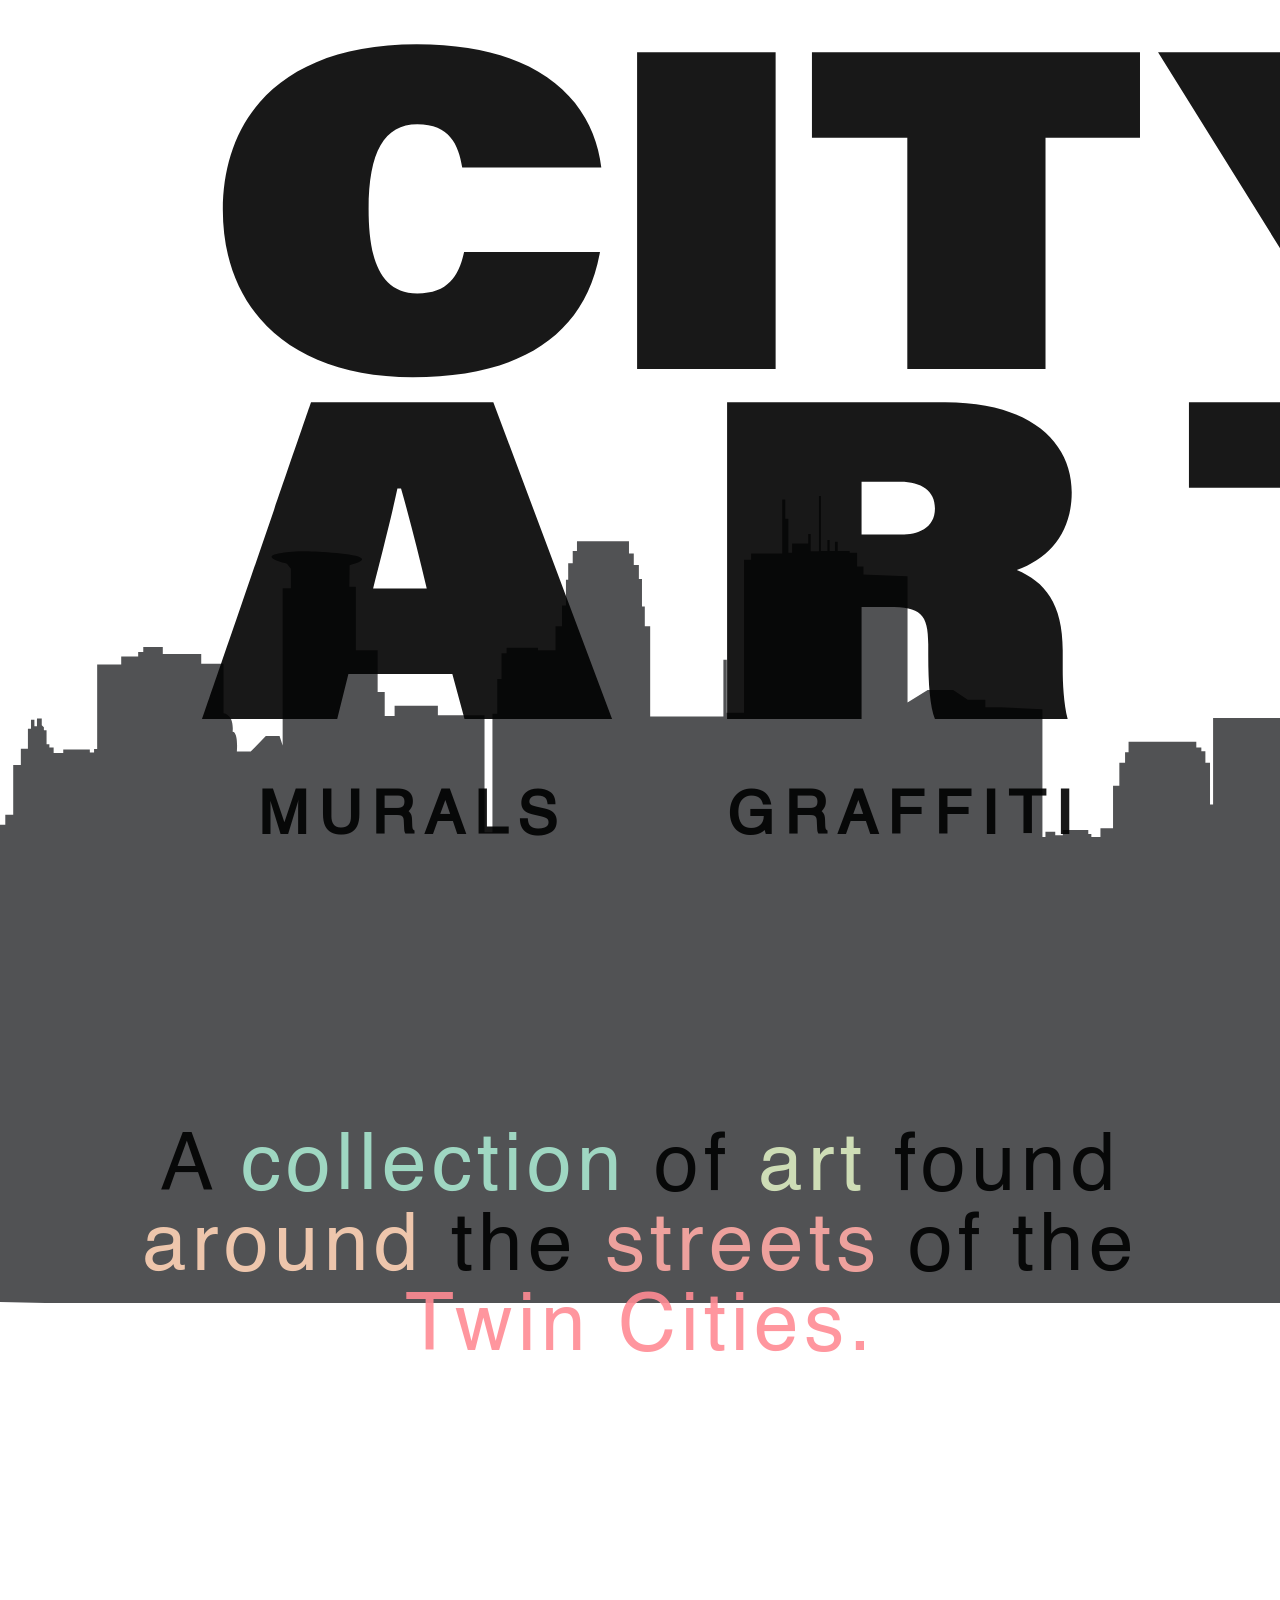
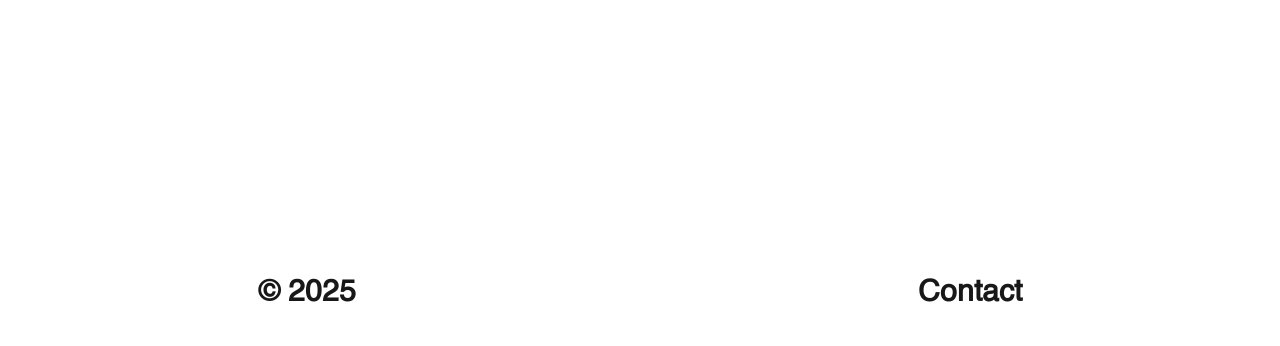
<file: index.html>
<html>
<head>
    <link rel="stylesheet" href="stylepage.css">
    <title>City Art Homepage</title>
</head>
<body class="bodyimage">
    <div>
        <h1 class="homepagetitle"><span class="cword">C</span><span class="iword">I</span><span class="tword">T</span><span class="yword">Y</span> <div class="artword2"><span class="aword">A</span><span class="rword">R</span><span class="tword2">T</span></div></h1>
        <h2 class="homepagelinks"> 
            <a class="muralslink" href="Murals.html">MURALS</a>
            <a class="graffitilink" href="Graffiti.html">GRAFFITI</a>
        </h2>
        <p class="homepagetype">
            A <span class="collectionword">collection</span> of <span class="artword">art</span> found <span class="aroundword">around</span> the <span class="streetsword">streets</span> of the <span class="twincitiesword">Twin Cities.</span>
        </p>
    </div>
    <footer>
        <p>© 2025</p><a class="footerlink" href="mailto:coll1444@d.umn.edu">Contact</a>
    </footer>
</body>





</html>
</file>
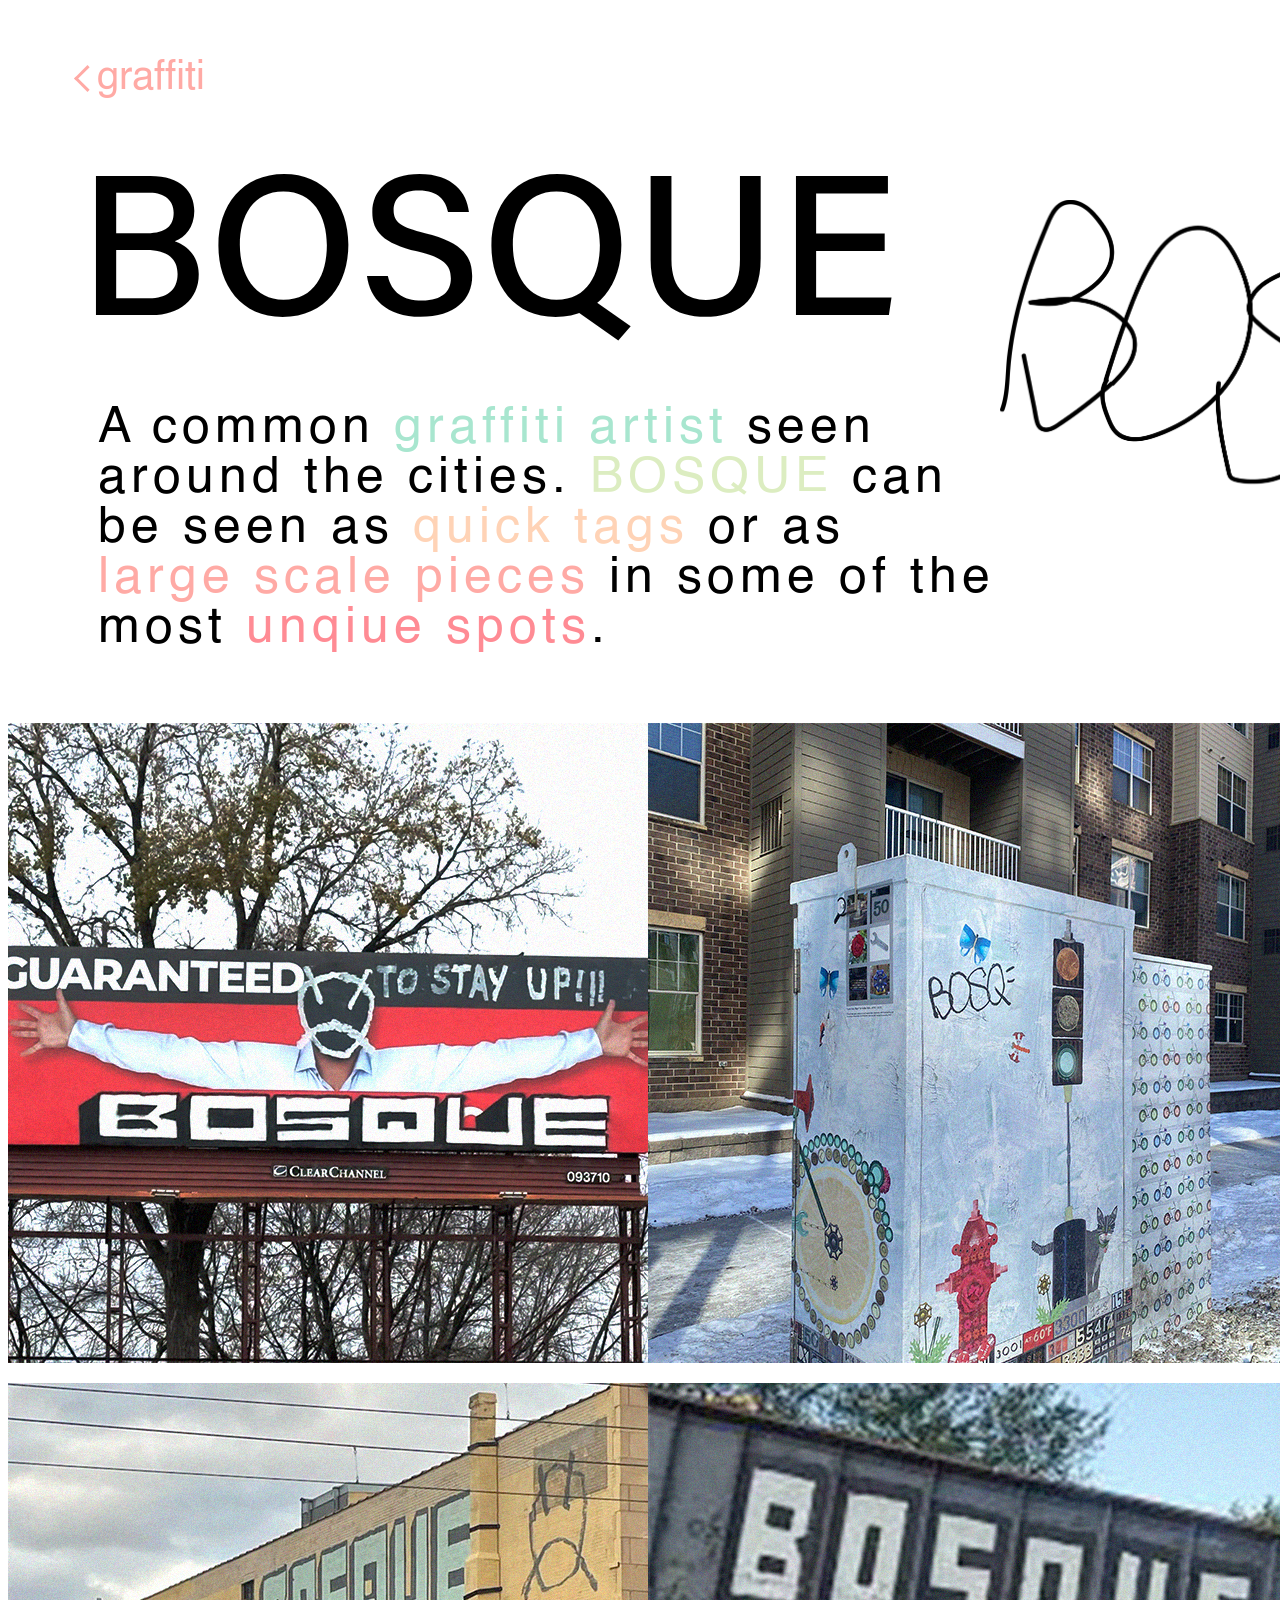
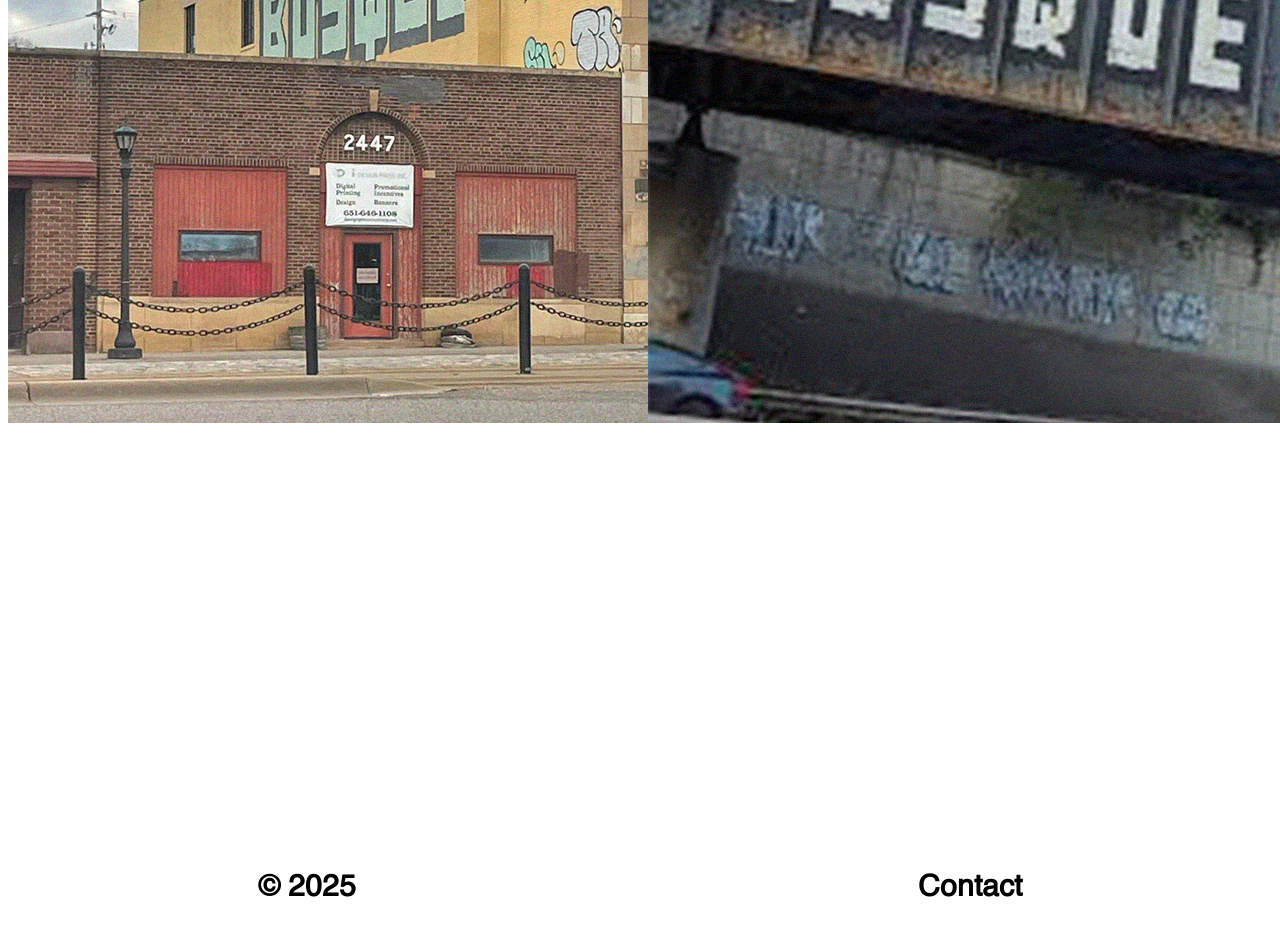
<file: Bosque.html>
<html>
<head>
    <title>Bosque</title>
    <link rel="stylesheet" href="stylepage.css">
</head>
<body>
    <section>
    <div>
        <a class="home" href="Graffiti.html"><i class="arrow"></i>graffiti</a>
    </div>
    <div>
        <h1 class="bosquetitle"><span class="Bletter3">B</span><span class="Oletter3">O</span><span class="Sletter3">S</span><span class="Qletter3">Q</span><span class="Uletter3">U</span><span class="Eletter3">E</span></h1>
        <img class="bosquetag" src="GRAFFITI ASSETS/BOSQUETAG.png">
    </div>
    <div>
        <p class="bosquetext">A common <span class="graffitiartist">graffiti artist</span> seen around the cities. <span class="BOSQUEword">BOSQUE</span> can be seen as <span class="quicktagsword">quick tags</span> or as <span class="largescaleword">large scale pieces</span> in some of the most <span class="uniqueword">unqiue spots</span>.</p>
    </div>
    </section>
    <section>
        <div class="bosqueimages">
            <div class="bosqueimage1">
                <img src="GRAFFITI ASSETS/BOSQUEArtboard 2.jpg" alt="bosque billboard">
            </div>
            <div class="bosqueimage1">
                <img src="GRAFFITI ASSETS/BOSQUEArtboard 3.jpg">
            </div>
        </div>
        <div class="bosqueimages2">
            <div class="bosqueimage1">
                <img src="GRAFFITI ASSETS/BOSQUEArtboard 4.jpg" alt="bosque billboard">
            </div>
            <div class="bosqueimage1">
                <img src="GRAFFITI ASSETS/BOSQUEArtboard 5.jpg">
            </div>
        </div>
    </section>
</body>



<footer>
    <p>© 2025</p><a class="footerlink" href="mailto:coll1444@d.umn.edu">Contact</a>
</footer>

</html>
</file>
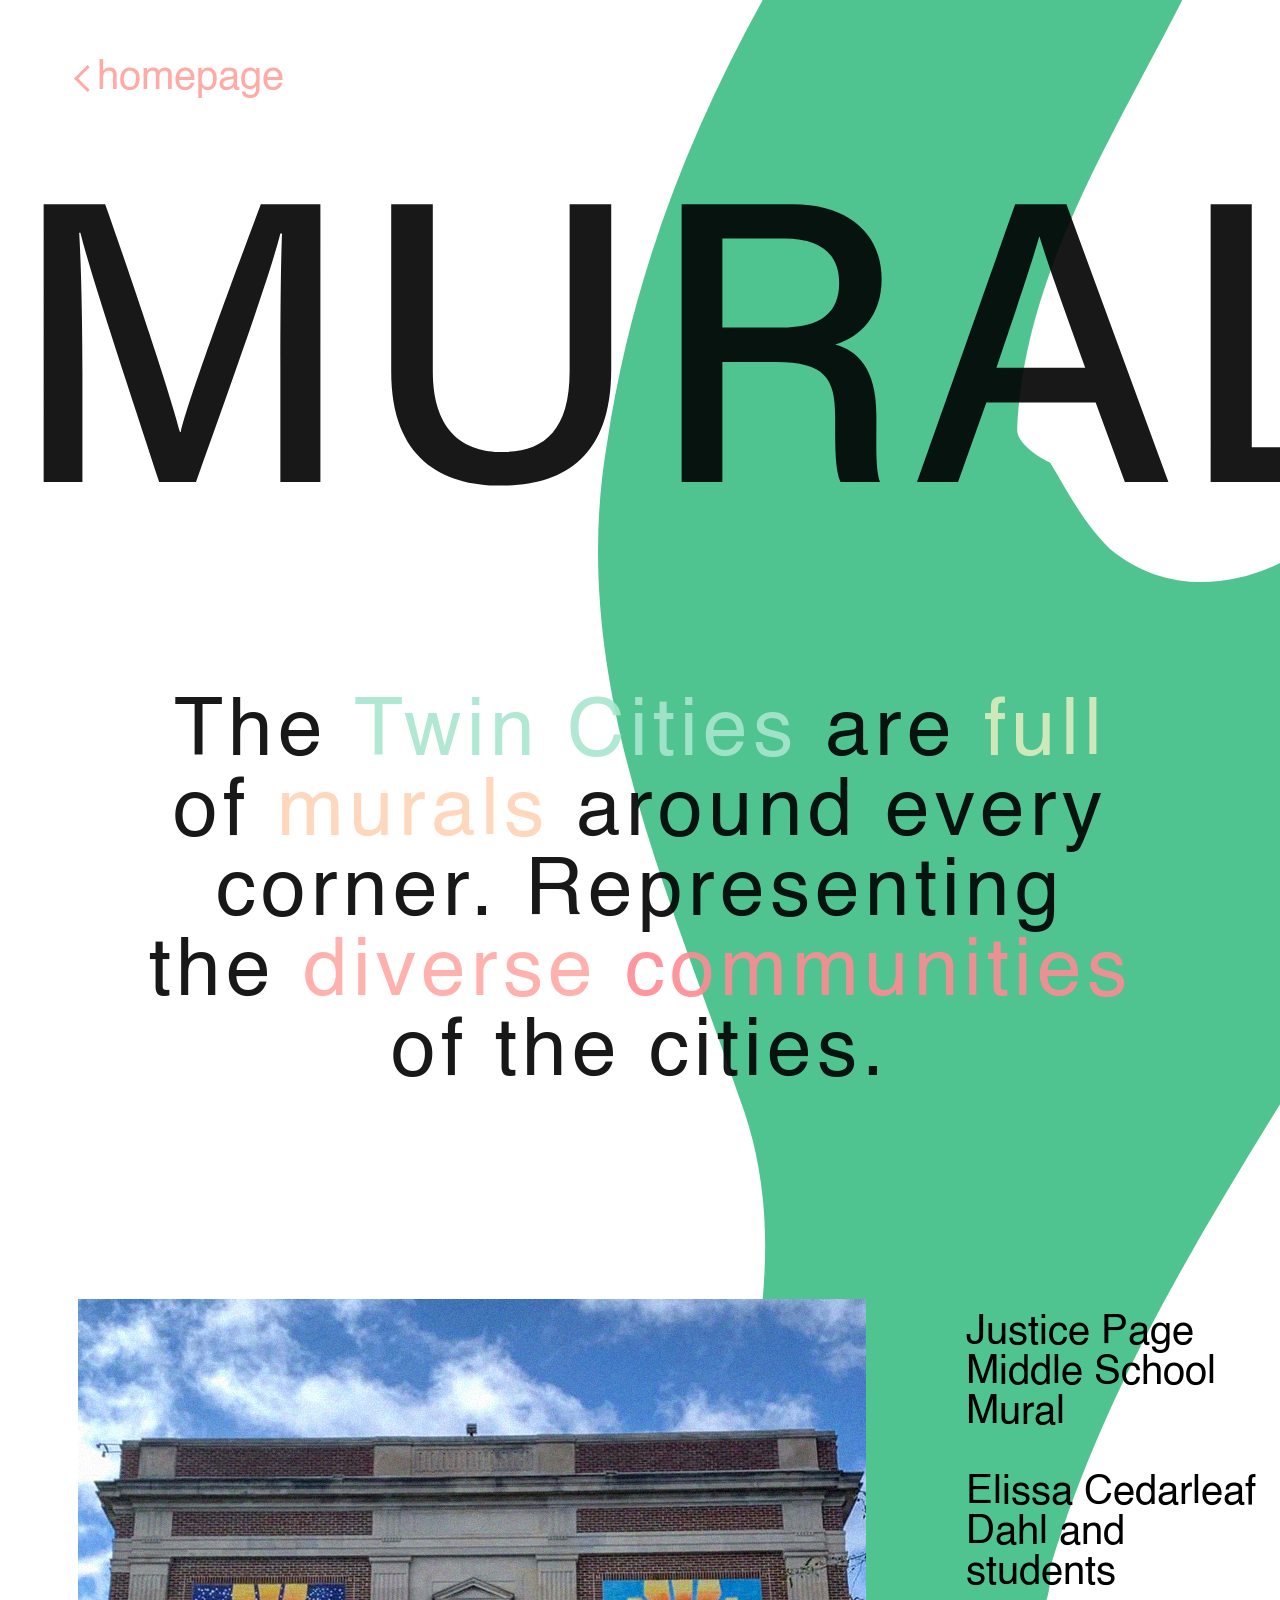
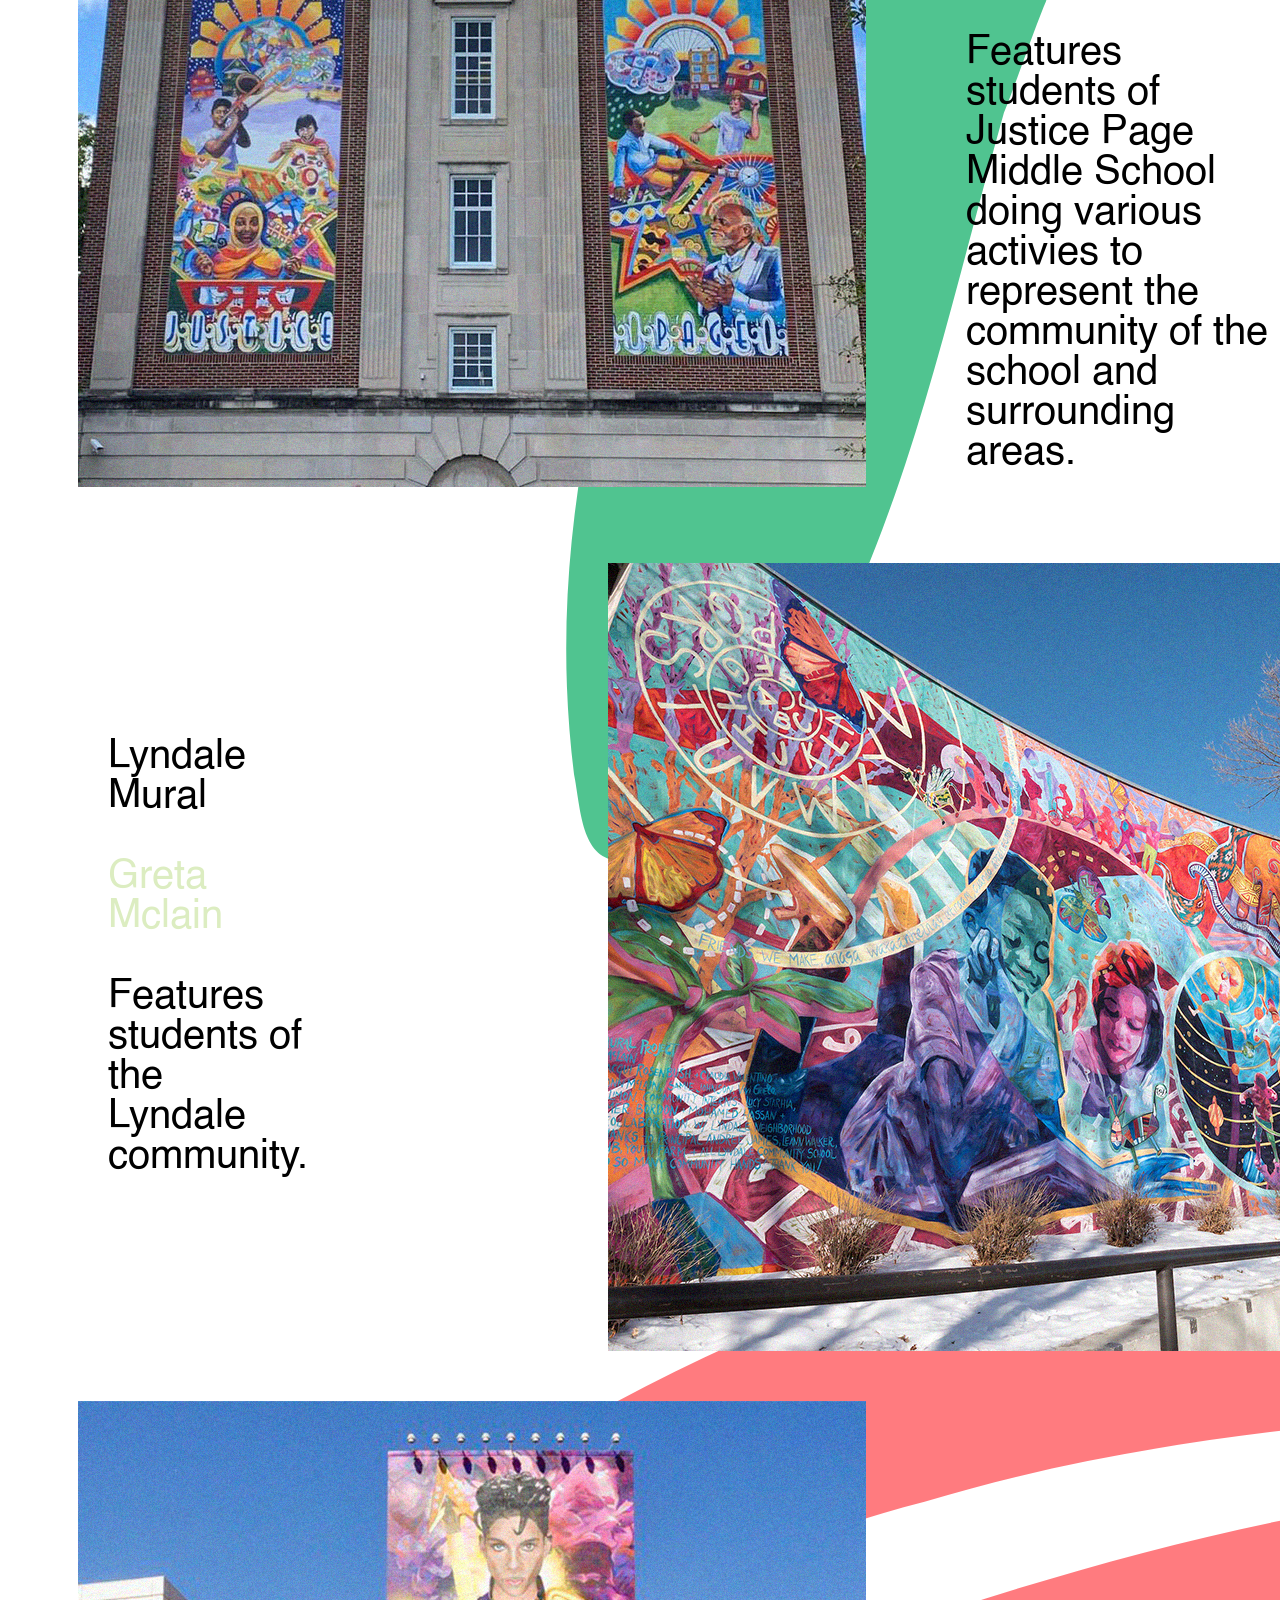
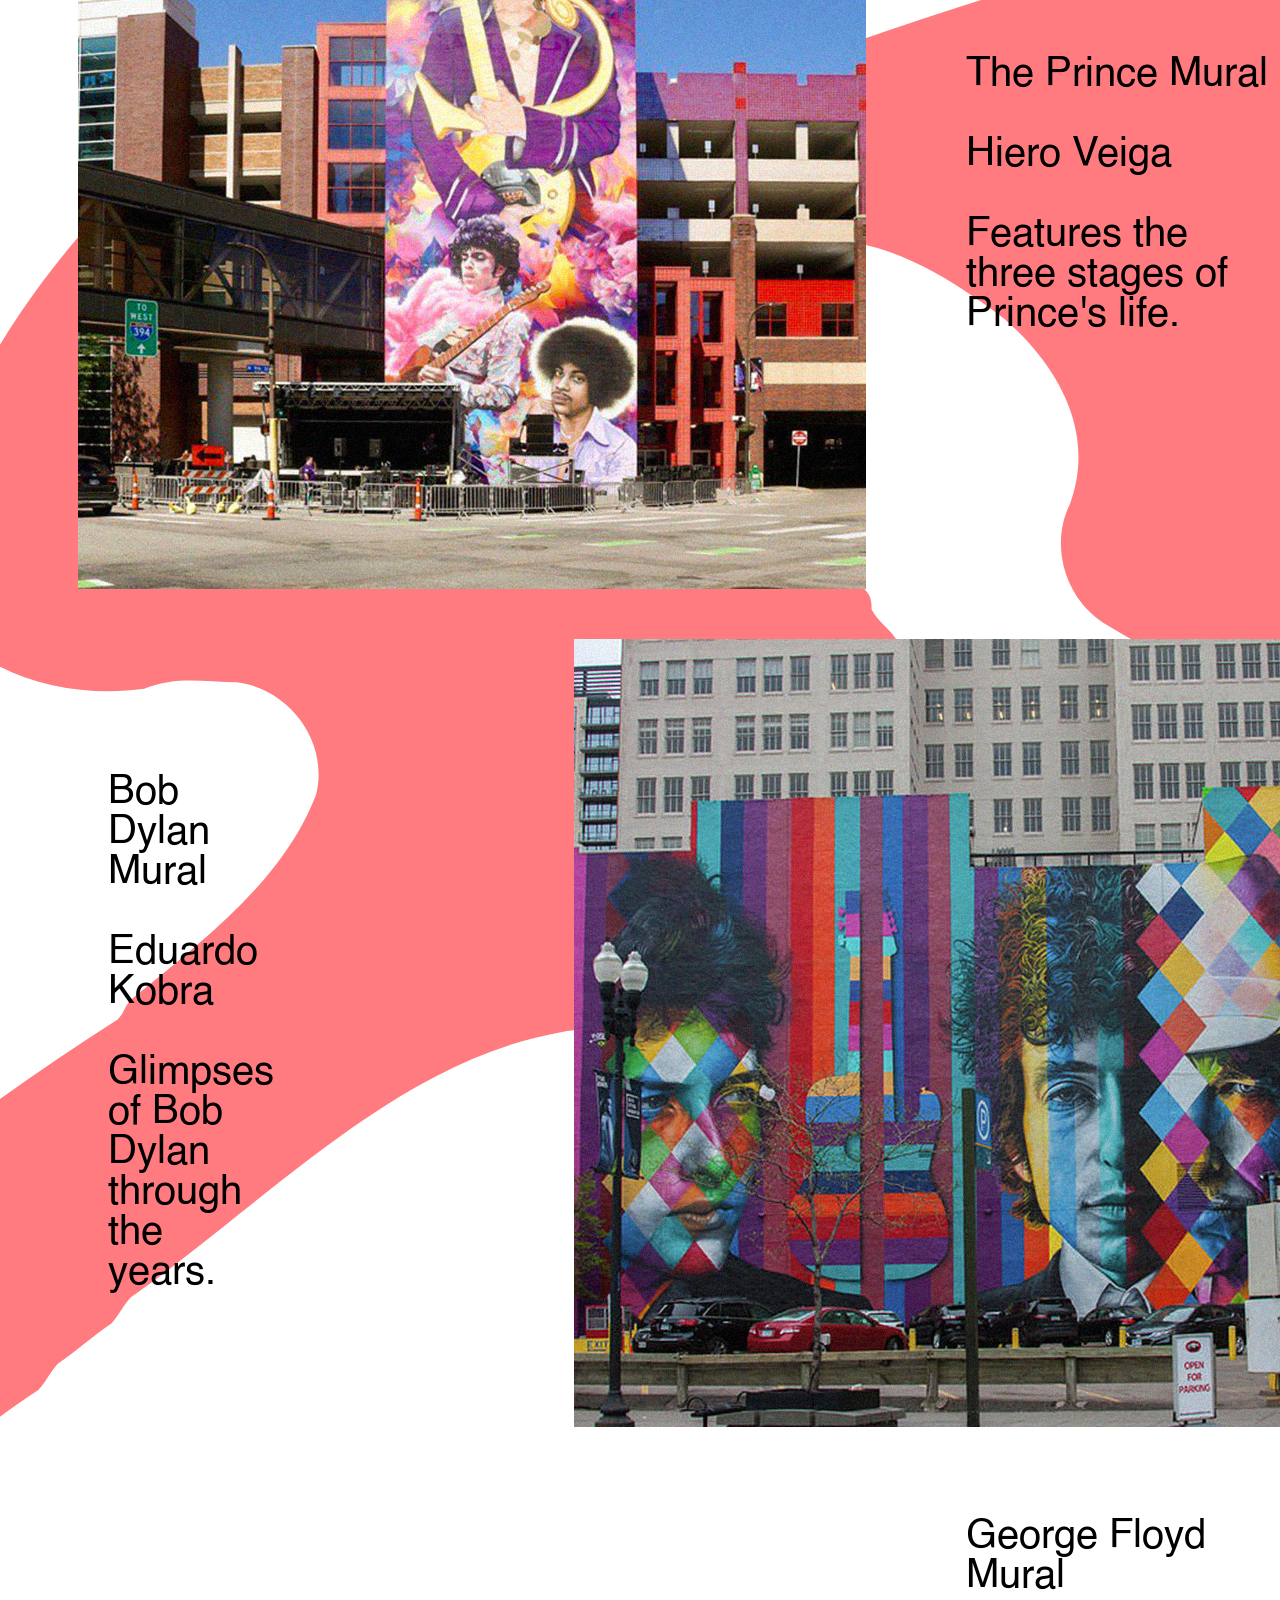
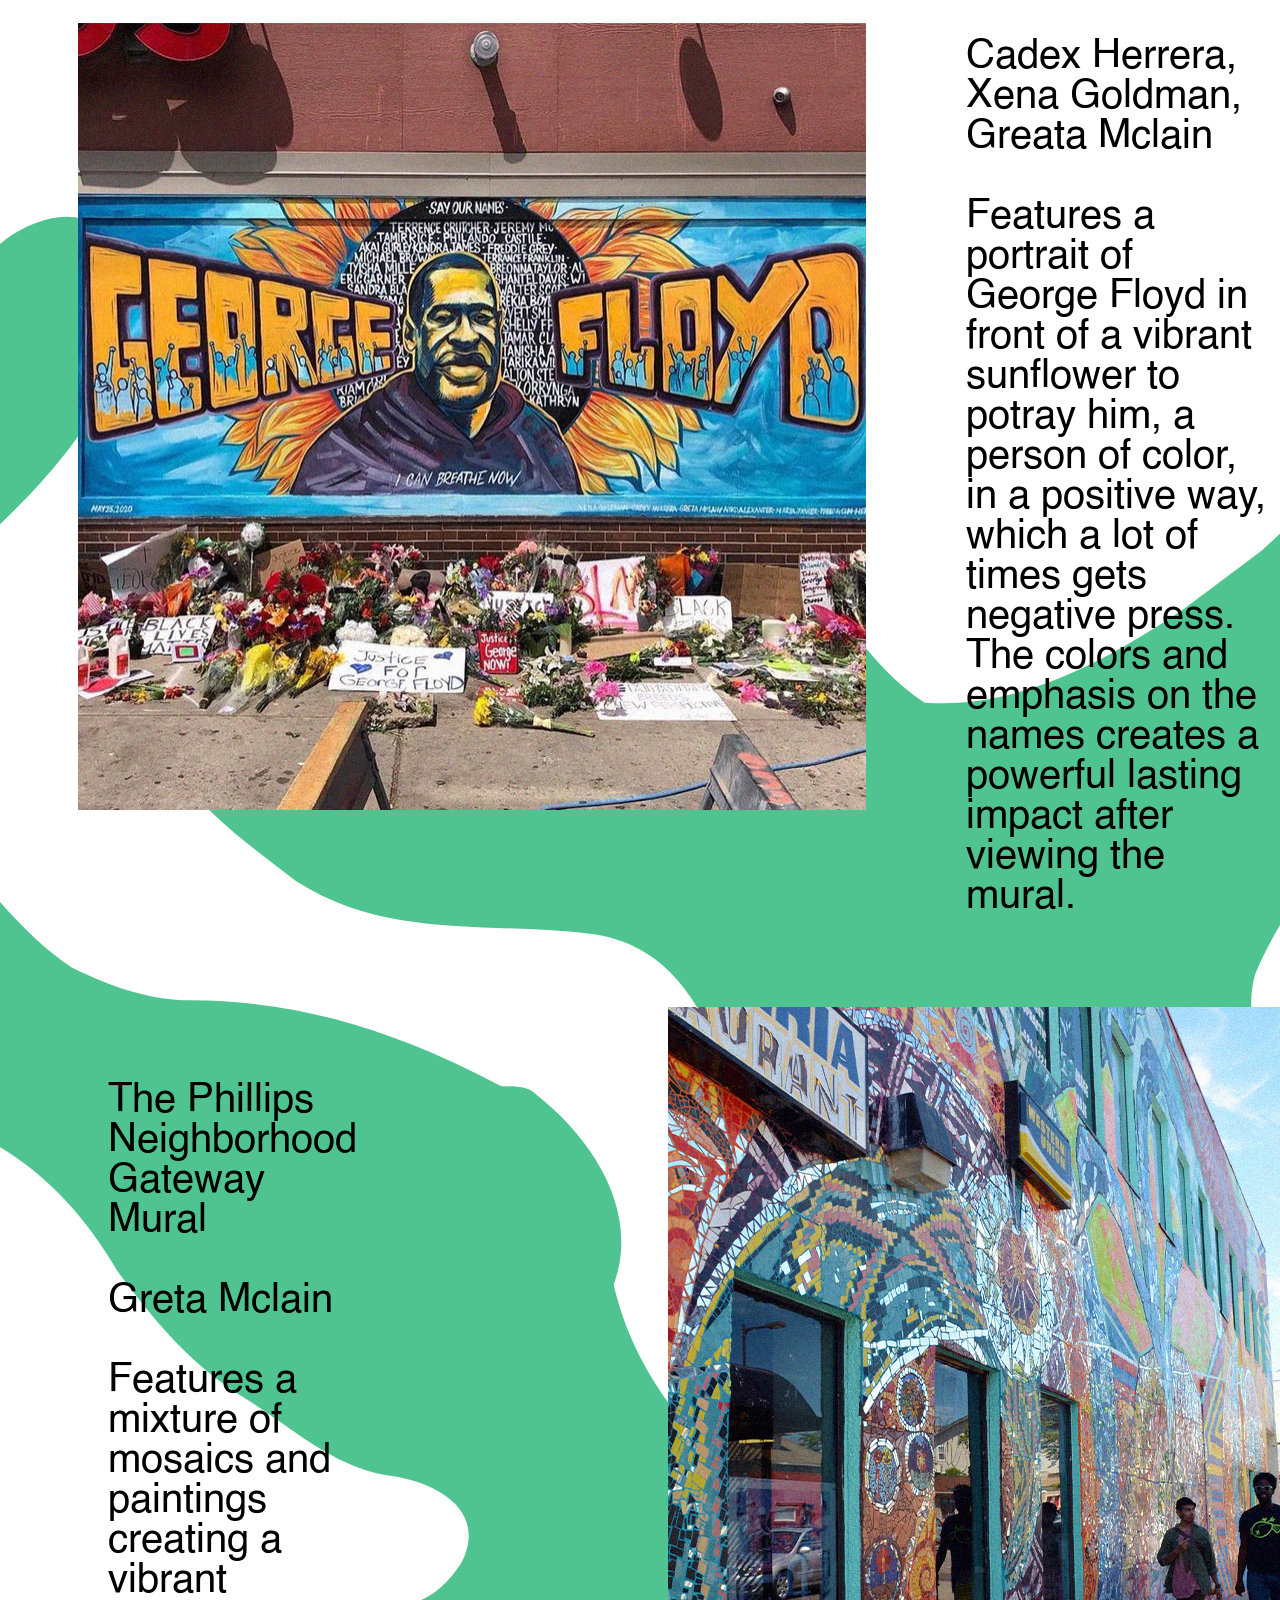
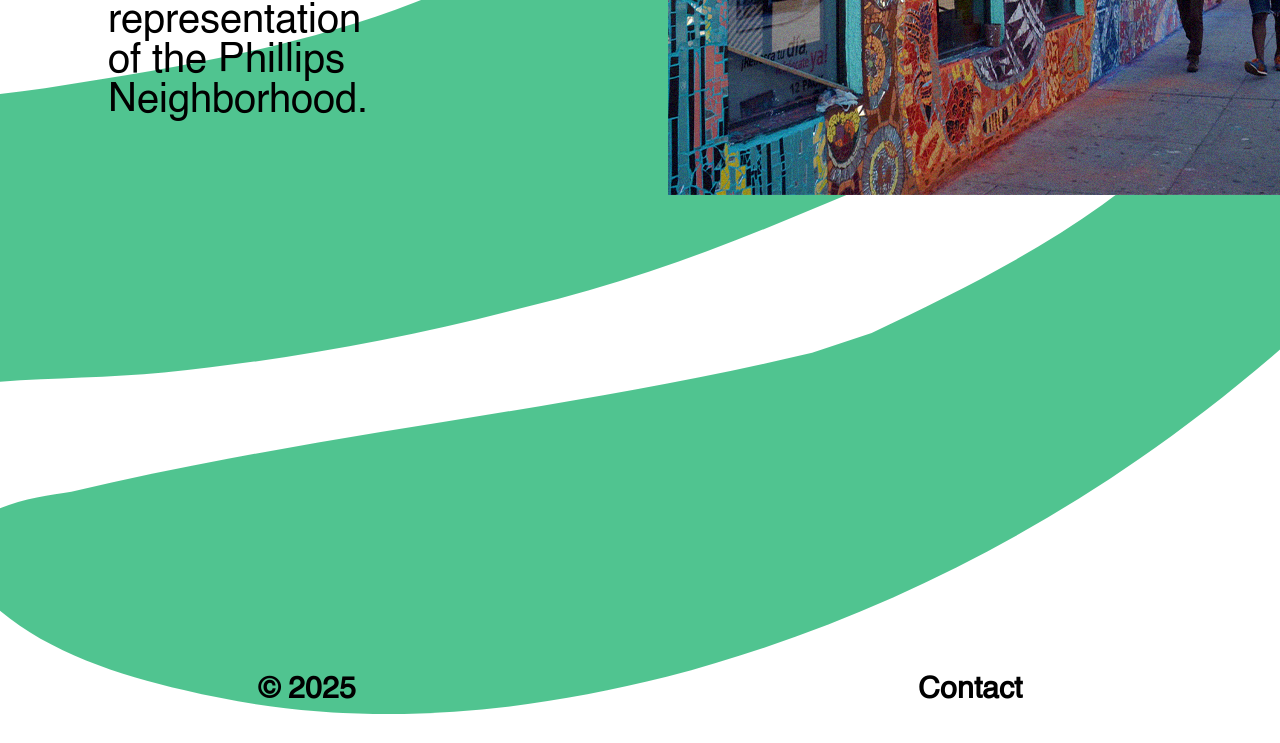
<file: Murals.html>
<html>
<head>
    <title>Murals</title>
    <link rel="stylesheet" href="stylepage.css">
</head>
<body class="muralbackground">
    <section class="muralssection">
        <a class="home" href="index.html"><i class="arrow"></i>homepage</a>
        <h1 class="muralstitle"><span class="Mletter">M</span><span class="Uletter">U</span><span class="Rletter">R</span><span class="Aletter">A</span><span class="Lletter">L</span><span class="Sletter">S</span></h1>
    </section>
    <section>
        <p class="muralstext">
            The <span class="tiwncitiesword2">Twin Cities</span> are <span class="fullword">full</span> of <span class="muralsword">murals</span> around every corner. Representing the <span class="diverseword">diverse</span> <span class="communitiesword">communities</span> of the cities.
        </p>
    </section>
    <section>
        <div class="muralslayout">
            <div>
                <img class="muralimage1" src="MURAL ASSESTS/MURALSArtboard 7.jpg" alt="mural">
            </div>
            <div>
                <p class="muraltext1">Justice Page Middle School Mural</p>
                <p class="muraltext1">Elissa Cedarleaf Dahl and students</p>
                <p class="muraltext1">Features students of Justice Page Middle School doing various activies to represent the community of the school and surrounding areas.</p>
            </div>
        </div>
        <div class="muralslayout2">
            <div>
                <p class="muraltext2">Lyndale Mural</p>
                <a href="Under Construction.html" class="gretamclain"><p class="muraltext2">Greta Mclain</p></a>
                <p class="muraltext2">Features students of the Lyndale community.</p>
            </div>
            <div>
                <img class="muralimage2" src="MURAL ASSESTS/MURALSArtboard 8.jpg" alt="mural">
            </div>
        </div>
        <div class="muralslayout">
            <div>
                <img class="muralimage1" src="MURAL ASSESTS/MURALSArtboard 9.jpg" alt="mural">
            </div>
            <div>
                <p class="muraltext1">The Prince Mural</p>
                <p class="muraltext1">Hiero Veiga</p>
                <p class="muraltext1">Features the three stages of Prince's life.</p>
            </div>
        </div>
        <div class="muralslayout2">
            <div>
                <p class="muraltext2">Bob Dylan Mural</p>
                <p class="muraltext2">Eduardo Kobra</p>
                <p class="muraltext2">Glimpses of Bob Dylan through the years.</p>
            </div>
            <div>
                <img class="muralimage2" src="MURAL ASSESTS/MURALSArtboard 10.jpg" alt="mural">
            </div>
        </div>
        <div class="muralslayout">
            <div>
                <img class="muralimage1" src="MURAL ASSESTS/MURALSArtboard 11.jpg" alt="mural">
            </div>
            <div>
                <p class="muraltext1">George Floyd Mural</p>
                <p class="muraltext1">Cadex Herrera, Xena Goldman, Greata Mclain</p>
                <p class="muraltext1">Features a portrait of George Floyd in front of a vibrant sunflower to potray him, a person of color, in a positive way, which a lot of times gets negative press. The colors and emphasis on the names creates a powerful lasting impact after viewing the mural.</p>
            </div>
        </div>
        <div class="muralslayout2">
            <div>
                <p class="muraltext2">The Phillips Neighborhood Gateway Mural</p>
                <p class="muraltext2">Greta Mclain</p>
                <p class="muraltext2">Features a mixture of mosaics and paintings creating a vibrant representation of the Phillips Neighborhood.</p>
            </div>
            <div>
                <img class="muralimage2" src="MURAL ASSESTS/MURALSArtboard 12.jpg" alt="mural">
            </div>
        </div>
    </section>
    <footer>
        <p>© 2025</p><a class="footerlink" href="mailto:coll1444@d.umn.edu">Contact</a>
    </footer>
</body>





</html>
</file>
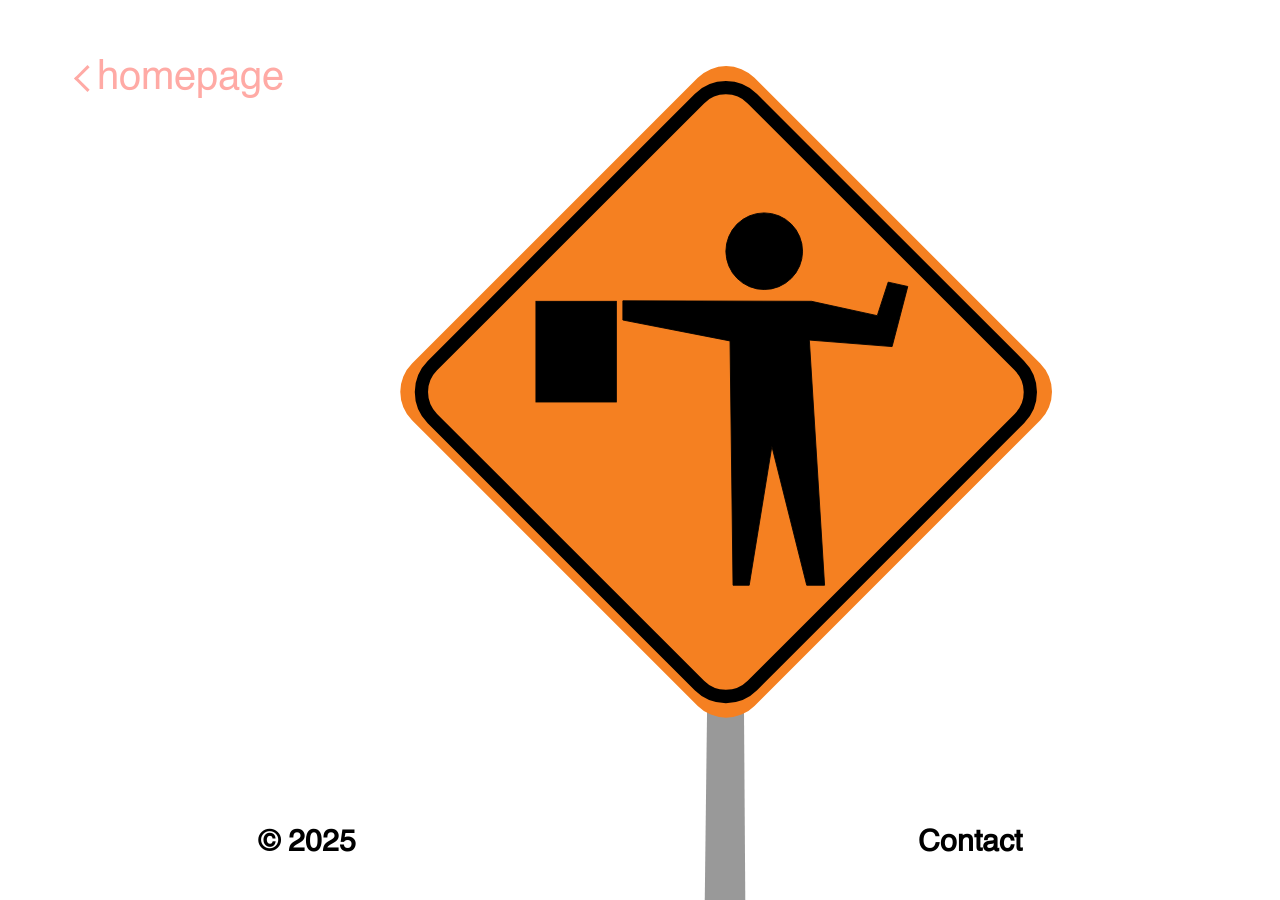
<file: Under Construction.html>
<html>
    <head>
        <title>Under Construction</title>
        <link rel="stylesheet" href="stylepage.css">
    </head>
    <body class="construction">
        <a class="home" href="index.html"><i class="arrow"></i>homepage</a>
    </body>
    <footer>
        <p>© 2025</p><a class="footerlink2" href="mailto:coll1444@d.umn.edu">Contact</a>
    </footer>
</html>
</file>
<file: stylepage.css>
@font-face {
    font-family: Acumin;
    src: url(FONTS/AcuminVariableConcept.otf);
}

@font-face {
    font-family: Helvetica2;
    src: url(FONTS/helvetica-255/Helvetica.ttf);
}

@font-face {
    font-family: Helvetica3;
    src: url(FONTS/helvetica-255/helvetica-light-587ebe5a59211.ttf);
}




body:hover{
    cursor: default;
}
.bodyimage{
    background-image: url(OTHER\ ASSESTS/skyline.svg);
    background-repeat: no-repeat;
    background-position: center;
    background-attachment: fixed;
    background-size:cover;
    opacity: 90%;
}
.muralbackground{
    background-image: url(MURAL\ ASSESTS/muralbackground3.svg);
    background-repeat: no-repeat;
    background-position: center;
    background-size:cover;
    opacity: 100%;
}
.graffitiguy{
    position: absolute;
}
.graffititext2{
    position: relative;
}

.muralssection{
    padding-top: 0px;
}
.bosquetag{
    position: absolute;
    top: 200px;
    left: 1000px;
    width: 40%;
}




h1 {
   font-family: Acumin; 
}
.homepagetitle {
    line-height: 350px;
    padding-top: 80px;
    font-size: 450px;
    font-variation-settings: 'wght' 900, 'wdth' 115, 'slnt' 0;
    margin-left: 200px;
    margin-right: 200px;
    margin-bottom: -50px;
}
.cword:hover{
    color: #A8E6CF;
}
.iword:hover{
    color: #DCEDC1;
}
.tword:hover{
    color: #FFD3B6;
}
.yword:hover{
    color: #FFAAA5;
}

.artword2{
    letter-spacing: 90px;
}
.aword:hover{
    color: #A8E6CF;
}
.rword:hover{
    color: #DCEDC1;
}
.tword2:hover{
    color: #FFD3B6;
}


.muralstitle{
    font-size: 400px;
    font-variation-settings: 'wght'500;
    text-align: center;
    margin-top: 50px;
    margin-bottom: -15px;
    opacity: 90%;
}
.Mletter:hover{
    color: #A8E6CF;
}
.Uletter:hover{
    color: #DCEDC1;
}
.Rletter:hover{
    color: #FFD3B6;
}
.Aletter:hover{
    color: #FFAAA5;
}
.Lletter:hover{
    color: #FF8B94;
}
.Sletter:hover{
    color: #A8E6CF;
}

.graffitititle{
    font-size: 380px;
    font-variation-settings: 'wght'500;
    text-align: center;
    margin-top: 50px;
    margin-bottom: -15px;
}
.Gletter2:hover{
    color: #A8E6CF;
}
.Rletter2:hover{
    color: #DCEDC1;
}
.Aletter2:hover{
    color: #FFD3B6;
}
.Fletter2:hover{
    color: #FFAAA5;
}
.Fletter3:hover{
    color: #FF8B94;
}
.Iletter2:hover{
    color: #A8E6CF;
}
.Tletter2:hover{
    color: #DCEDC1;
}
.Iletter3:hover{
    color: #FFD3B6;
}

.bosquetitle{
    font-size: 200px;
    font-variation-settings: 'wght'500;
    margin-top: 50px;
    margin-bottom: -35px;
    margin-left: 70px;
    position: relative;
}

.Bletter3:hover{
    color: #A8E6CF;
}
.Oletter3:hover{
    color: #DCEDC1;
}
.Sletter3:hover{
    color: #FFD3B6;
}
.Qletter3:hover{
    color: #FFAAA5;
}
.Uletter3:hover{
    color: #FF8B94;
}
.Eletter3:hover{
    color: #A8E6CF;
}









h2 {
    font-family: Helvetica2;
}
.homepagelinks {
    font-size: 60px;
    letter-spacing: 10px;
    display: flex;
    justify-content: space-between;
    margin-left: 250px;
    margin-right: 190px;
}
.muralslink{
    text-decoration-line: none;
    color: black;
}
.muralslink:hover{
    color: #A8E6CF;
}
.graffitilink{
    text-decoration-line: none;
    color: black;
}
.graffitilink:hover{
    color: #FF8B94;
}



p {
    font-family: Helvetica2;
}
.artword:hover{
    color: #FFD3B6;
    font-weight: bold;
}
.artword{
    color: #DCEDC1;
}
.collectionword:hover{
    color: #DCEDC1;
    font-weight: bold;
}
.collectionword{
    color: #A8E6CF;
}
.aroundword:hover{
    color: #FFAAA5;
    font-weight: bold;
}
.aroundword{
    color: #FFD3B6;
}
.streetsword:hover{
    color: #FF8B94;
    font-weight: bold;
}
.streetsword{
    color: #FFAAA5;
}
.twincitiesword:hover{
    color: #A8E6CF;
    font-weight: bold;
}
.twincitiesword{
    color: #FF8B94;
}
.homepagetype {
    text-align: center;
    font-size: 80px;
    max-width: 1000px;
    letter-spacing: 5px;
    margin-left: auto;
    margin-right: auto;
    padding-top: 200px;
}


.muralstext{
    text-align: center;
    font-size: 80px;
    max-width: 1000px;
    letter-spacing: 5px;
    margin-left: auto;
    margin-right: auto;
    padding-bottom: 100px;
    opacity: 90%;
}
.tiwncitiesword2{
    color: #A8E6CF;
}
.tiwncitiesword2:hover{
    color: #DCEDC1;
    font-weight: bold;
}
.fullword{
    color: #DCEDC1;
}
.fullword:hover{
    color: #FFD3B6;
    font-weight: bold;
}
.muralsword{
    color: #FFD3B6;
}
.muralsword:hover{
    color: #FFAAA5;
    font-weight: bold;
}.diverseword{
    color: #FFAAA5;
}
.diverseword:hover{
    color: #FF8B94;
    font-weight: bold;
}.communitiesword{
    color: #FF8B94;
}
.communitiesword:hover{
    color: #A8E6CF;
    font-weight: bold;
}




.graffititext{
    text-align: center;
    font-size: 65px;
    max-width: 1000px;
    letter-spacing: 5px;
    margin-left: auto;
    margin-right: auto;
    padding-bottom: 100px;
}
.graffitiword {
    color: #A8E6CF;
}
.graffitiword:hover {
    color: #DCEDC1;
    font-weight: bold;
}
.illegalword {
    color: #DCEDC1;
}
.illegalword:hover {
    color: #FFD3B6;
    font-weight: bold;
}.dangerousword {
    color: #FFD3B6;
}
.dangerousword:hover {
    color: #FFAAA5;
    font-weight: bold;
}.controversialword {
    color: #FFAAA5;
}
.controversialword:hover {
    color: #FF8B94;
    font-weight: bold;
}.artword3 {
    color: #FF8B94;
}
.artword3:hover {
    color: #A8E6CF;
    font-weight: bold;
}.collectionword2 {
    color: #A8E6CF;
}
.collectionword2:hover {
    color: #DCEDC1;
    font-weight: bold;
}.graffitiword2 {
    color: #DCEDC1;
}
.graffitiword2:hover {
    color: #FFD3B6;
    font-weight: bold;
}.tiwncitiesword3 {
    color: #FFD3B6;
}
.tiwncitiesword3:hover {
    color: #FFAAA5;
    font-weight: bold;
}.ownword {
    color: #FFAAA5;
}
.ownword:hover {
    color: #FF8B94;
    font-weight: bold;
}.consensusword {
    color: #FF8B94;
}
.consensusword:hover {
    color: #A8E6CF;
    font-weight: bold;
}.artword4 {
    color: #A8E6CF;
}
.artword4:hover {
    color: #DCEDC1;
    font-weight: bold;
}.howword {
    color: #DCEDC1;
}
.howword:hover {
    color: #FFD3B6;
    font-weight: bold;
}
.treatedword {
    color: #FFD3B6;
}
.treatedword:hover {
    color: #FFAAA5;
    font-weight: bold;
}

.bosquetext {
    text-align: justify left;
    font-size: 50px;
    max-width: 900px;
    letter-spacing: 5px;
    padding-bottom: 20px;
    margin-left: 90px;
    position: relative;
}
.graffitiartist {
    color: #A8E6CF;
}
.graffitiartist:hover {
    color: #DCEDC1;
    font-weight: bold;
}
.BOSQUEword {
    color: #DCEDC1;
}
.BOSQUEword:hover {
    color: #FFD3B6;
    font-weight: bold;
}
.quicktagsword {
    color: #FFD3B6;
}
.quicktagsword:hover {
    color: #FFAAA5;
    font-weight: bold;
}
.largescaleword {
    color: #FFAAA5;
}
.largescaleword:hover {
    color: #FF8B94;
    font-weight: bold;
}
.uniqueword {
    color: #FF8B94;
}
.uniqueword:hover {
    color: #A8E6CF;
    font-weight: bold;
}




footer{
    font-family: Helvetic2;
    display: flex;
    justify-content: space-between;
    font-size: 30px;
    margin-left: 250px;
    margin-right: 250px;
    padding-top: 400px;
    padding-bottom: -10px;
    align-items: baseline;
    font-weight: bold;
}

a{
    font-family: Helvetica2;
}


.footerlink{
    text-decoration: none;
    color: black;
}
.footerlink:hover{
    color: #FF8B94;
    font-weight: bolder;
}

.footerlink2{
    text-decoration: none;
    color: black;
    margin-top: 330px;
}
.footerlink2:hover{
    color: #FF8B94;
    font-weight: bolder;
}

.home{
    text-decoration: none;
    color: #FFAAA5;
    margin-left: 70px;
    padding-top: 50px;
    font-size: 40px;
    display: flex;
    align-items: center;
}
.home:hover{
    color: #A8E6CF;
    font-weight: bold;
}

.arrow {
    border: solid #FFAAA5;
    border-width: 0 3px 3px 0;
    display:inline-block;
    padding: 8px;
    transform: rotate(135deg);
    -webkit-transform: rotate(135deg);
  }
  .arrow:hover{
    color: #A8E6CF;
  }





.muralimage1{
    width: 787.5px;
    height: 787.5px;
    margin-left: 70px;
  }

.graffitiimage1{
    size: 100%;
    max-width: 1200px;
    margin-left: auto;
    margin-right: auto;
    display: block;
    margin-bottom: 80px;
    border: solid;
    border-width: 5px;
}
.graffitiimage2{
    size: 100%;
    max-width: 1200px;
    margin-left: auto;
    margin-right: auto;
    display: block;
    margin-bottom: 80px;
    border: solid;
    border-width: 5px;
}
.graffitilink2{
    color: #DCEDC1;
}
.graffitilink2:hover{
    color: #FFD3B6;
}
.graffitiimage3{
    size: 100%;
    max-width: 1200px;
    margin-left: auto;
    margin-right: auto;
    display: block;
    margin-bottom: 80px;
    border: solid;
    border-width: 5px;
    border-color: #FFD3B6;
}
.graffitiimage4{
    size: 100%;
    max-width: 1200px;
    margin-left: auto;
    margin-right: auto;
    display: block;
    margin-bottom: 80px;
    border: solid;
    border-width: 5px;
    border-color: #FFAAA5;
}
.graffitiimage5{
    size: 100%;
    max-width: 1200px;
    margin-left: auto;
    margin-right: auto;
    display: block;
    margin-bottom: 80px;
    border: solid;
    border-width: 5px;
    border-color: #FF8B94;
}
.graffitiimage6{
    size: 100%;
    max-width: 1200px;
    margin-left: auto;
    margin-right: auto;
    display: block;
    margin-bottom: 80px;
    border: solid;
    border-width: 5px;
    border-color: #A8E6CF;
}
.graffitiimage7{
    size: 100%;
    max-width: 1200px;
    margin-left: auto;
    margin-right: auto;
    display: block;
    margin-bottom: 80px;
    border: solid;
    border-width: 5px;
    border-color: #DCEDC1;
}
.graffitiimage8{
    size: 100%;
    max-width: 1200px;
    margin-left: auto;
    margin-right: auto;
    display: block;
    margin-bottom: 80px;
    border: solid;
    border-width: 5px;
    border-color: #FFD3B6;
}
.graffitiimage9{
    size: 100%;
    max-width: 1200px;
    margin-left: auto;
    margin-right: auto;
    display: block;
    margin-bottom: 80px;
    border: solid;
    border-width: 5px;
    border-color: #FFAAA5;
}
.imagelink{
    color: #A8E6CF;
}
.imagelink:hover{
    color: #DCEDC1;
}



.muralslayout{
    display: flex;
    gap: 100px;
    align-items: center;
    margin-bottom: 0px;
    padding-top: 0px;
}
.muraltext1{
    font-size: 40px;
}
.muraltext2{
    font-size: 40px;
    margin-left: 100px;
}

  .muralslayout2{
    display: flex;
    gap: 300px;
    align-items: center;
    margin-bottom: 50px;
    padding-top: 50px;
}
.muralimage2{
    margin-right: 60px;
}

.gretamclain{
    text-decoration: none;
    color: #DCEDC1;
}
.gretamclain:hover{
    font-weight: bolder;
    color: #FFD3B6;
}


.bosqueimage1 {
    margin-left: auto;
    margin-right: auto;
    margin-bottom: 20px;
  }
  .bosqueimages {
    display: flex;
  }
  .bosqueimages2 {
    display: flex;
  }

.construction{
    background-image: url(OTHER\ ASSESTS/underconstruction.svg);
    background-repeat: no-repeat;
    background-position: center;
    background-attachment: fixed;
}
</file>
